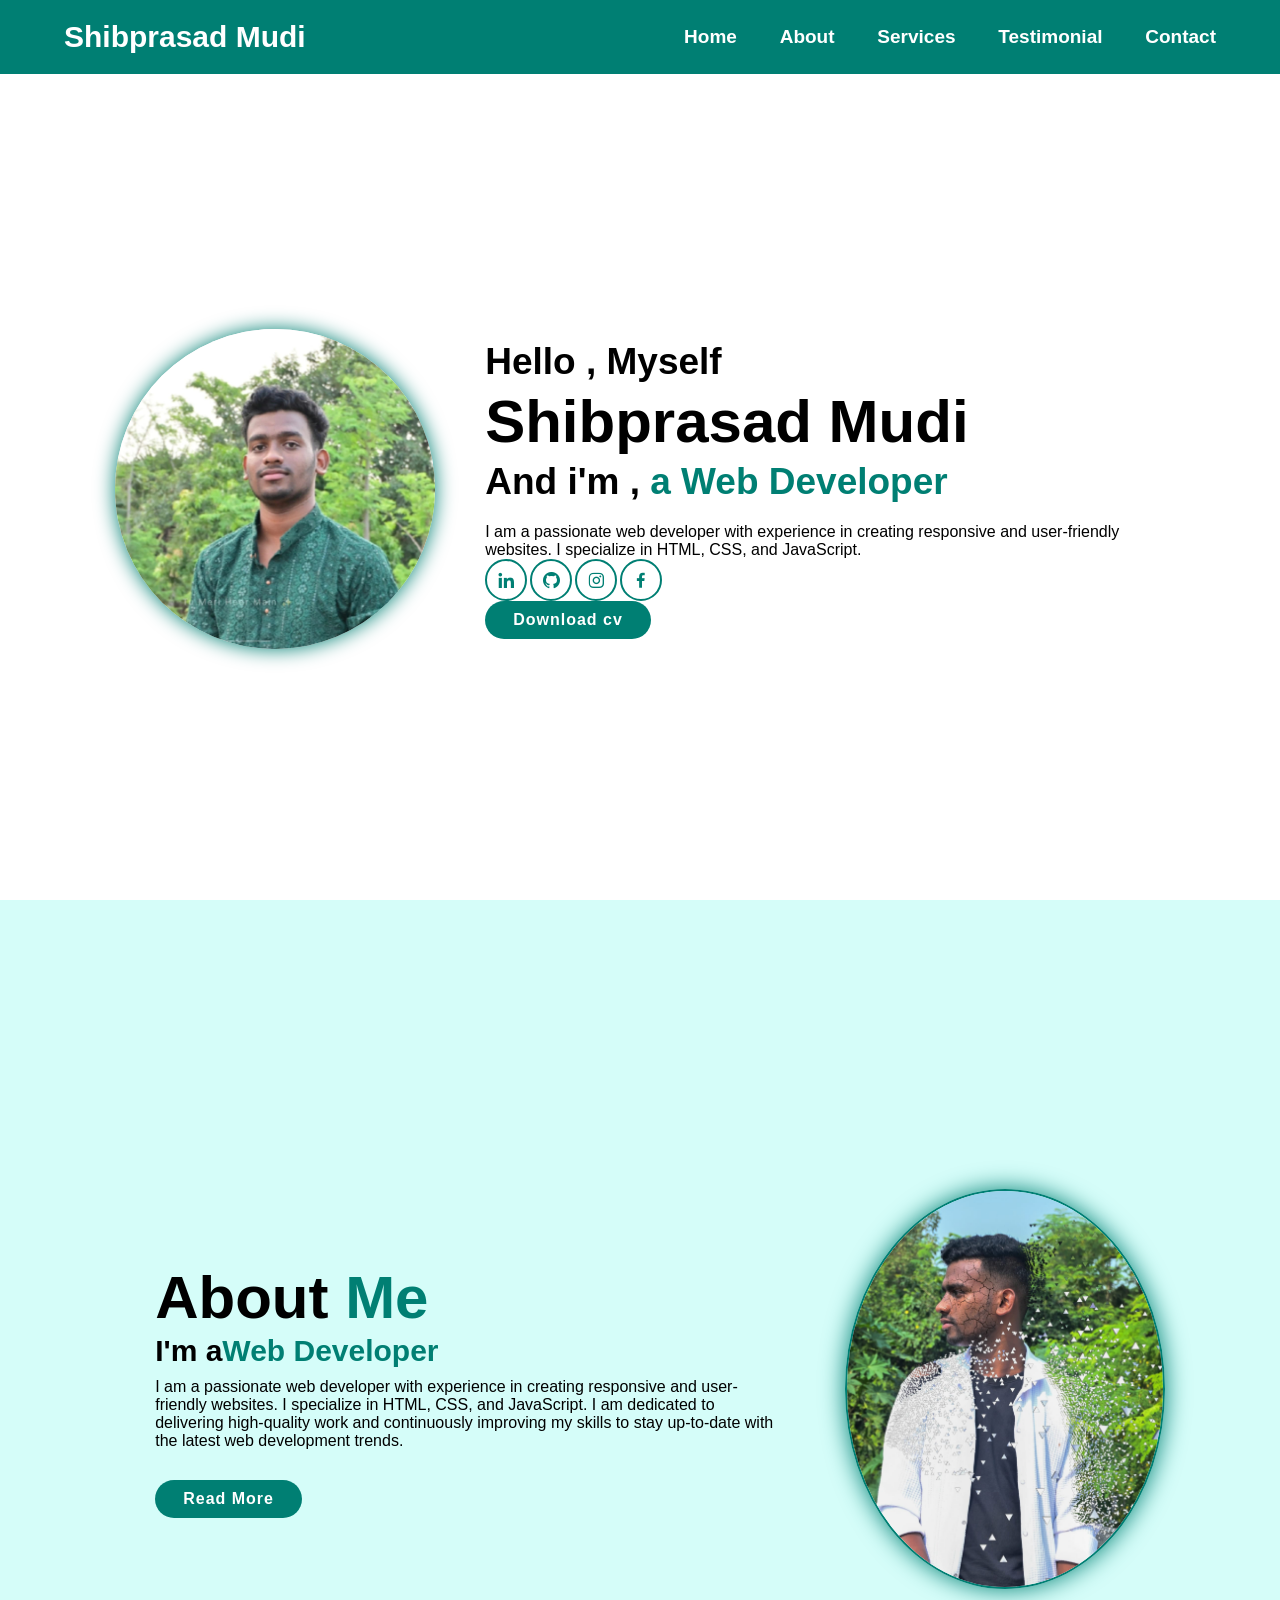
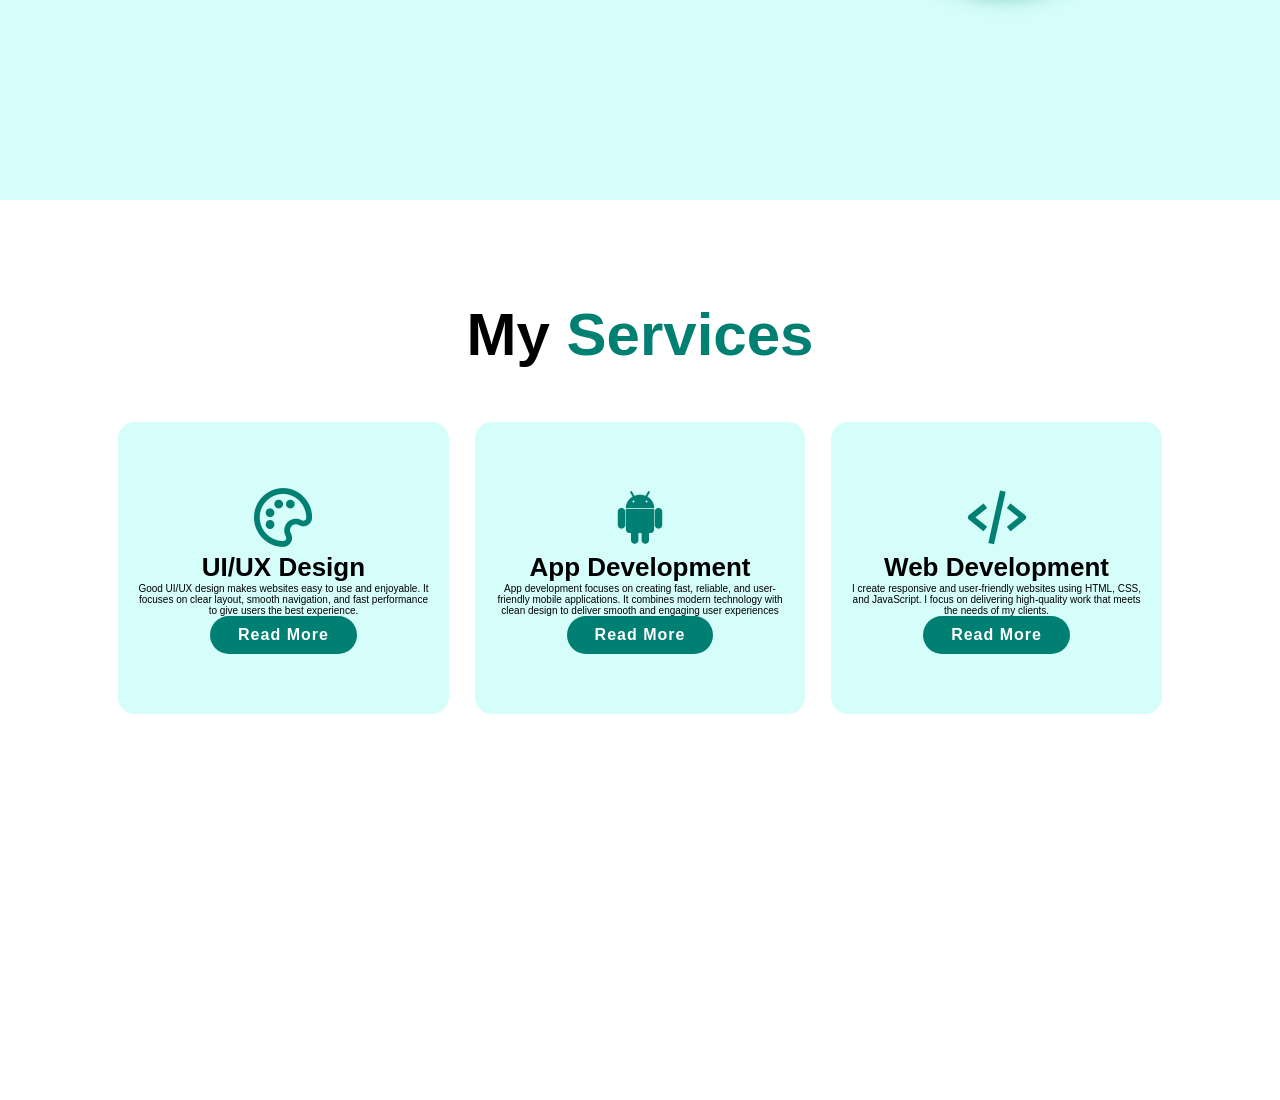
<file: programm/index.html>
<!DOCTYPE html>
<html lang="en">

<head>
    <meta charset="UTF-8">
    <meta name="viewport" content="width=device-width, initial-scale=1.0">
    <link href='https://unpkg.com/boxicons@2.1.4/css/boxicons.min.css' rel='stylesheet'>
    <title>My First Portfolio</title>
    <link rel="stylesheet" href="style.css">
</head>

<body>

    <!-- Header section code  -->
    <header class="header">
        <a href="#home" class="logo">Shibprasad Mudi</a>

        <i class='bx bx-menu' id="menu-icon"></i>


        <nav class="navbar">
            <a href="#home">Home</a>
            <a href="#about">About</a>
            <a href="#services">Services</a>
            <a href="#testimonial">Testimonial</a>
            <a href="#contact">Contact</a>
        </nav>

    </header>

    <!-- Home section code  -->

    <section class="home" id="home">
        <div class="home-img">
            <img src="b.jpeg" alt="Profile image">
        </div>
        <div class="home-content">
            <h3>Hello , Myself</h3>
            <h1>Shibprasad Mudi</h1>
            <h3> And i'm ,<span class="multiple-text"> a Web Developer</span></h3>
            <p>I am a passionate web developer with experience in creating responsive and user-friendly websites. I
                specialize in HTML, CSS, and JavaScript.</p>

            <div class="social-media">
                <a href="#"><i class='bx bxl-linkedin'></i></a>
                <a href="#"><i class='bx bxl-github'></i></a>
                <a href="#"><i class='bx bxl-instagram'></i></a>
                <a href="#"><i class='bx bxl-facebook'></i></a>
            </div>
            <a href="#" class="btn">Download cv</a>
        </div>
    </section>

    <!-- About section code -->
    <section class="about" id="about">
        <div class="about-content">
            <h2 class="heading">About <span>Me</span></h2>
            <h3>I'm a<span>Web Developer</span></h3>
            <p>I am a passionate web developer with experience in creating responsive and user-friendly websites. I
                specialize in HTML, CSS, and JavaScript. I am dedicated to delivering high-quality work and continuously
                improving my skills to stay up-to-date with the latest web development trends.</p>

            <a href="#" class="btn"> Read More</a>
        </div>
        <div class="about-img">
            <img src="image.png.jpg" alt="About image">
        </div>
    </section>

    <!-- Services section code -->

    <section class="services" id="services">
        <h2 class="heading">My <span>Services</span></h2>
        <div class="services-container">
            <div class="services-box">
                <i class='bx bx-palette'></i>
                 <h3>UI/UX Design</h3>
                <p>
                    Good UI/UX design makes websites easy to use and enjoyable. It focuses on clear layout, smooth
                    navigation, and fast performance to give users the best experience.
                </p>
                <a href="#" class="btn">Read More</a>
            </div>
            <div class="services-box">
                <i class='bx bxl-android'></i>
                <h3>App Development</h3>
                <p>
                    App development focuses on creating fast, reliable, and user-friendly mobile applications. It
                    combines modern technology with clean design to deliver smooth and engaging user experiences
                </p>
                <a href="#" class="btn">Read More</a>
            </div>
            <div class="services-box">
                <i class='bx bx-code-alt'></i>
                <h3>Web Development</h3>
                <p>
                    I create responsive and user-friendly websites using HTML, CSS, and JavaScript. I focus on
                    delivering high-quality work that meets the needs of my clients.
                </p>
                <a href="#" class="btn">Read More</a>
            </div>
    </section>



</body>

</html>
</file>
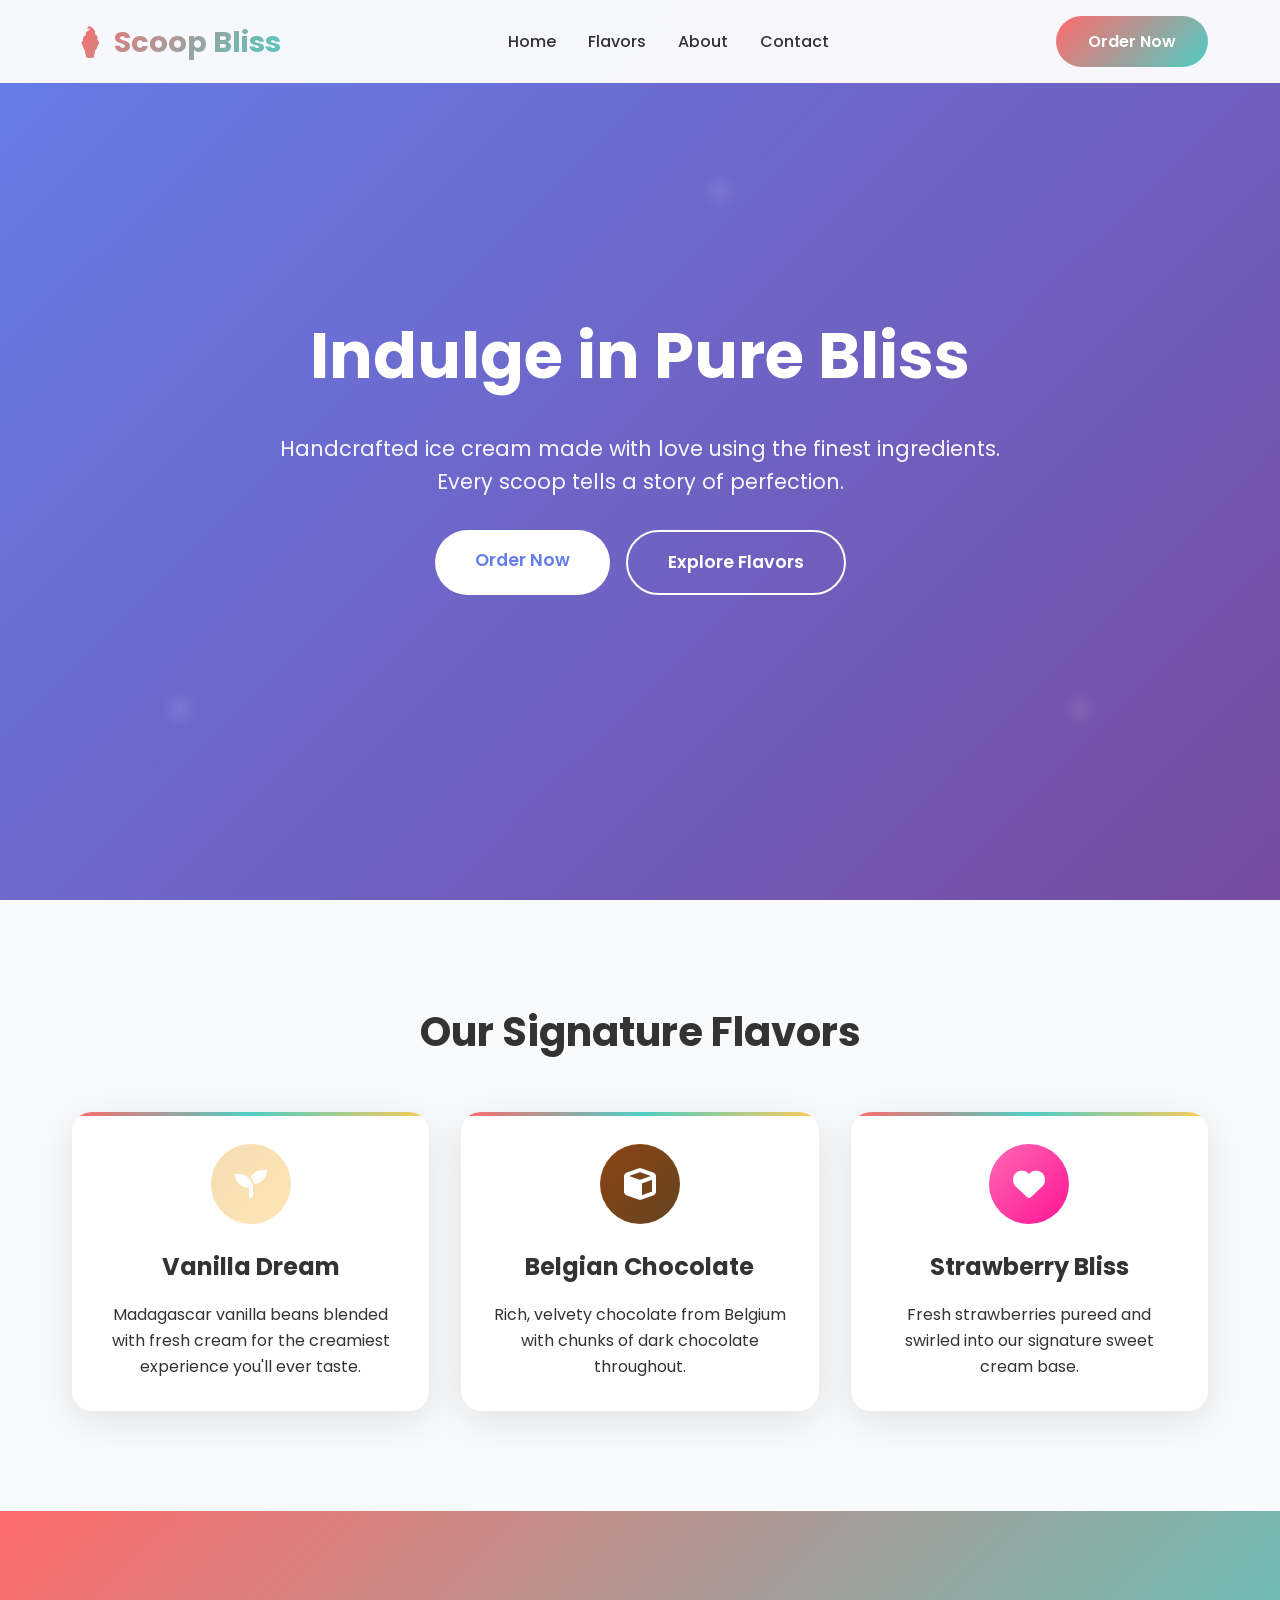
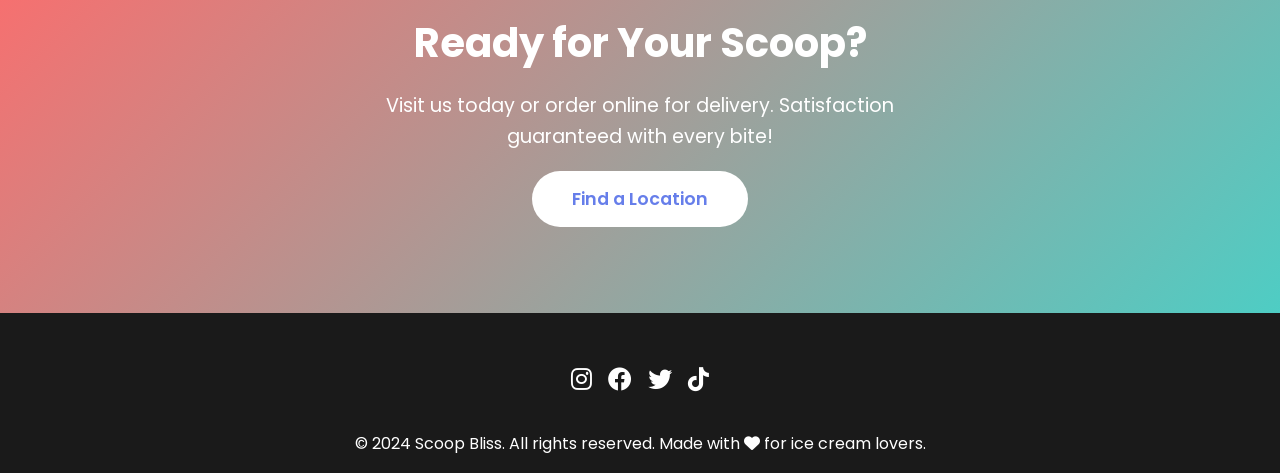
<file: programm/basic.html>
<!DOCTYPE html>
<html lang="en">
<head>
    <meta charset="UTF-8">
    <meta name="viewport" content="width=device-width, initial-scale=1.0">
    <title>Scoop Bliss - Premium Ice Cream</title>
    <link href="https://fonts.googleapis.com/css2?family=Poppins:wght@300;400;600;700&display=swap" rel="stylesheet">
    <link rel="stylesheet" href="https://cdnjs.cloudflare.com/ajax/libs/font-awesome/6.0.0/css/all.min.css">
    <style>
        * {
            margin: 0;
            padding: 0;
            box-sizing: border-box;
        }

        body {
            font-family: 'Poppins', sans-serif;
            line-height: 1.6;
            color: #333;
            overflow-x: hidden;
        }

        /* Navigation */
        .navbar {
            position: fixed;
            top: 0;
            width: 100%;
            background: rgba(255, 255, 255, 0.95);
            backdrop-filter: blur(10px);
            z-index: 1000;
            padding: 1rem 0;
            transition: all 0.3s ease;
        }

        .nav-container {
            max-width: 1200px;
            margin: 0 auto;
            display: flex;
            justify-content: space-between;
            align-items: center;
            padding: 0 2rem;
        }

        .logo {
            font-size: 1.8rem;
            font-weight: 700;
            background: linear-gradient(135deg, #ff6b6b, #4ecdc4);
            -webkit-background-clip: text;
            -webkit-text-fill-color: transparent;
            background-clip: text;
        }

        .nav-menu {
            display: flex;
            list-style: none;
            gap: 2rem;
        }

        .nav-menu a {
            text-decoration: none;
            color: #333;
            font-weight: 500;
            transition: color 0.3s ease;
        }

        .nav-menu a:hover {
            color: #ff6b6b;
        }

        .cta-btn {
            background: linear-gradient(135deg, #ff6b6b, #4ecdc4);
            color: white;
            padding: 0.8rem 2rem;
            border: none;
            border-radius: 50px;
            font-weight: 600;
            cursor: pointer;
            transition: transform 0.3s ease;
            text-decoration: none;
            display: inline-block;
        }

        .cta-btn:hover {
            transform: translateY(-2px);
        }

        /* Hero Section */
        .hero {
            height: 100vh;
            background: linear-gradient(135deg, #667eea 0%, #764ba2 100%);
            display: flex;
            align-items: center;
            justify-content: center;
            text-align: center;
            color: white;
            position: relative;
            overflow: hidden;
        }

        .hero::before {
            content: '';
            position: absolute;
            top: 0;
            left: 0;
            right: 0;
            bottom: 0;
            background: url('data:image/svg+xml,<svg xmlns="http://www.w3.org/2000/svg" viewBox="0 0 100 100"><defs><radialGradient id="a" cx="50%" cy="50%"><stop offset="0%" stop-color="%23ffffff" stop-opacity="0.1"/><stop offset="100%" stop-color="%23ffffff" stop-opacity="0"/></radialGradient></defs><circle cx="20" cy="20" r="2" fill="url(%23a)"><animate attributeName="cy" values="20;80;20" dur="3s" repeatCount="indefinite"/></circle><circle cx="80" cy="80" r="2" fill="url(%23a)"><animate attributeName="cy" values="80;20;80" dur="3s" repeatCount="indefinite"/></circle></svg>') repeat;
            animation: float 20s infinite linear;
        }

        @keyframes float {
            0% { transform: translateY(0px) rotate(0deg); }
            100% { transform: translateY(-1000px) rotate(360deg); }
        }

        .hero-content {
            max-width: 800px;
            padding: 0 2rem;
            position: relative;
            z-index: 2;
        }

        .hero h1 {
            font-size: clamp(2.5rem, 5vw, 4rem);
            margin-bottom: 1.5rem;
            font-weight: 700;
        }

        .hero p {
            font-size: 1.3rem;
            margin-bottom: 2rem;
            opacity: 0.95;
        }

        .hero-buttons {
            display: flex;
            gap: 1rem;
            justify-content: center;
            flex-wrap: wrap;
        }

        .btn-primary {
            background: white;
            color: #667eea;
            padding: 1rem 2.5rem;
            border: none;
            border-radius: 50px;
            font-weight: 600;
            font-size: 1.1rem;
            cursor: pointer;
            transition: all 0.3s ease;
            text-decoration: none;
        }

        .btn-primary:hover {
            transform: translateY(-3px);
            box-shadow: 0 10px 30px rgba(0,0,0,0.2);
        }

        .btn-secondary {
            background: transparent;
            color: white;
            border: 2px solid white;
            padding: 1rem 2.5rem;
            border-radius: 50px;
            font-weight: 600;
            font-size: 1.1rem;
            cursor: pointer;
            transition: all 0.3s ease;
            text-decoration: none;
        }

        .btn-secondary:hover {
            background: white;
            color: #667eea;
        }

        /* Flavors Section */
        .flavors {
            padding: 100px 0;
            background: #f8fafc;
        }

        .container {
            max-width: 1200px;
            margin: 0 auto;
            padding: 0 2rem;
        }

        .section-title {
            text-align: center;
            font-size: 2.5rem;
            margin-bottom: 3rem;
            color: #333;
        }

        .flavors-grid {
            display: grid;
            grid-template-columns: repeat(auto-fit, minmax(300px, 1fr));
            gap: 2rem;
        }

        .flavor-card {
            background: white;
            border-radius: 20px;
            padding: 2rem;
            text-align: center;
            box-shadow: 0 10px 40px rgba(0,0,0,0.1);
            transition: all 0.3s ease;
            position: relative;
            overflow: hidden;
        }

        .flavor-card:hover {
            transform: translateY(-10px);
            box-shadow: 0 20px 60px rgba(0,0,0,0.15);
        }

        .flavor-card::before {
            content: '';
            position: absolute;
            top: 0;
            left: 0;
            right: 0;
            height: 4px;
            background: linear-gradient(90deg, #ff6b6b, #4ecdc4, #feca57);
        }

        .flavor-icon {
            width: 80px;
            height: 80px;
            margin: 0 auto 1.5rem;
            border-radius: 50%;
            display: flex;
            align-items: center;
            justify-content: center;
            font-size: 2rem;
            color: white;
        }

        .vanilla { background: linear-gradient(135deg, #f5deb3, #ffe4b5); }
        .chocolate { background: linear-gradient(135deg, #8b4513, #654321); }
        .strawberry { background: linear-gradient(135deg, #ff69b4, #ff1493); }

        .flavor-card h3 {
            font-size: 1.5rem;
            margin-bottom: 1rem;
            color: #333;
        }

        /* CTA Section */
        .cta-section {
            background: linear-gradient(135deg, #ff6b6b, #4ecdc4);
            color: white;
            text-align: center;
            padding: 100px 0;
        }

        .cta-section h2 {
            font-size: 2.5rem;
            margin-bottom: 1rem;
        }

        .cta-section p {
            font-size: 1.2rem;
            margin-bottom: 2rem;
            max-width: 600px;
            margin-left: auto;
            margin-right: auto;
        }

        /* Footer */
        .footer {
            background: #1a1a1a;
            color: white;
            text-align: center;
            padding: 3rem 0 1rem;
        }

        .social-links {
            display: flex;
            justify-content: center;
            gap: 1rem;
            margin-bottom: 2rem;
        }

        .social-links a {
            color: white;
            font-size: 1.5rem;
            transition: color 0.3s ease;
        }

        .social-links a:hover {
            color: #ff6b6b;
        }

        /* Responsive */
        @media (max-width: 768px) {
            .nav-menu {
                display: none;
            }

            .hero-buttons {
                flex-direction: column;
                align-items: center;
            }

            .section-title {
                font-size: 2rem;
            }
        }

        /* Scroll animations */
        .fade-in {
            opacity: 0;
            transform: translateY(30px);
            transition: all 0.6s ease;
        }

        .fade-in.visible {
            opacity: 1;
            transform: translateY(0);
        }
    </style>
</head>
<body>
    <!-- Navigation -->
    <nav class="navbar">
        <div class="nav-container">
            <div class="logo">🍦 Scoop Bliss</div>
            <ul class="nav-menu">
                <li><a href="#home">Home</a></li>
                <li><a href="#flavors">Flavors</a></li>
                <li><a href="#about">About</a></li>
                <li><a href="#contact">Contact</a></li>
            </ul>
            <a href="#order" class="cta-btn">Order Now</a>
        </div>
    </nav>

    <!-- Hero Section -->
    <section id="home" class="hero">
        <div class="hero-content">
            <h1>Indulge in Pure Bliss</h1>
            <p>Handcrafted ice cream made with love using the finest ingredients. Every scoop tells a story of perfection.</p>
            <div class="hero-buttons">
                <a href="#order" class="btn-primary">Order Now</a>
                <a href="#flavors" class="btn-secondary">Explore Flavors</a>
            </div>
        </div>
    </section>

    <!-- Flavors Section -->
    <section id="flavors" class="flavors">
        <div class="container">
            <h2 class="section-title fade-in">Our Signature Flavors</h2>
            <div class="flavors-grid">
                <div class="flavor-card fade-in">
                    <div class="flavor-icon vanilla">
                        <i class="fas fa-seedling"></i>
                    </div>
                    <h3>Vanilla Dream</h3>
                    <p>Madagascar vanilla beans blended with fresh cream for the creamiest experience you'll ever taste.</p>
                </div>
                <div class="flavor-card fade-in">
                    <div class="flavor-icon chocolate">
                        <i class="fas fa-cube"></i>
                    </div>
                    <h3>Belgian Chocolate</h3>
                    <p>Rich, velvety chocolate from Belgium with chunks of dark chocolate throughout.</p>
                </div>
                <div class="flavor-card fade-in">
                    <div class="flavor-icon strawberry">
                        <i class="fas fa-heart"></i>
                    </div>
                    <h3>Strawberry Bliss</h3>
                    <p>Fresh strawberries pureed and swirled into our signature sweet cream base.</p>
                </div>
            </div>
        </div>
    </section>

    <!-- CTA Section -->
    <section class="cta-section">
        <div class="container">
            <h2>Ready for Your Scoop?</h2>
            <p>Visit us today or order online for delivery. Satisfaction guaranteed with every bite!</p>
            <a href="#order" class="btn-primary">Find a Location</a>
        </div>
    </section>

    <!-- Footer -->
    <footer class="footer">
        <div class="container">
            <div class="social-links">
                <a href="#"><i class="fab fa-instagram"></i></a>
                <a href="#"><i class="fab fa-facebook"></i></a>
                <a href="#"><i class="fab fa-twitter"></i></a>
                <a href="#"><i class="fab fa-tiktok"></i></a>
            </div>
            <p>&copy; 2024 Scoop Bliss. All rights reserved. Made with <i class="fas fa-heart"></i> for ice cream lovers.</p>
        </div>
    </footer>

    <script>
        // Smooth scrolling
        document.querySelectorAll('a[href^="#"]').forEach(anchor => {
            anchor.addEventListener('click', function (e) {
                e.preventDefault();
                document.querySelector(this.getAttribute('href')).scrollIntoView({
                    behavior: 'smooth'
                });
            });
        });

        // Navbar scroll effect
        window.addEventListener('scroll', () => {
            const navbar = document.querySelector('.navbar');
            if (window.scrollY > 100) {
                navbar.style.background = 'rgba(255, 255, 255, 0.98)';
                navbar.style.boxShadow = '0 2px 20px rgba(0,0,0,0.1)';
            } else {
                navbar.style.background = 'rgba(255, 255, 255, 0.95)';
                navbar.style.boxShadow = 'none';
            }
        });

        // Fade in animations
        const observerOptions = {
            threshold: 0.1,
            rootMargin: '0px 0px -50px 0px'
        };

        const observer = new IntersectionObserver((entries) => {
            entries.forEach(entry => {
                if (entry.isIntersecting) {
                    entry.target.classList.add('visible');
                }
            });
        }, observerOptions);

        document.querySelectorAll('.fade-in').forEach(el => {
            observer.observe(el);
        });

        // Parallax effect for hero
        window.addEventListener('scroll', () => {
            const scrolled = window.pageYOffset;
            const hero = document.querySelector('.hero');
            const speed = scrolled * 0.5;
            hero.style.transform = `translateY(${speed}px)`;
        });
    </script>
</body>
</html>
</file>
<file: programm/style.css>
* {
    margin: 0;
    padding: 0;
    box-sizing: border-box;
    text-decoration: none;
    border: none;
    outline: none;
    scroll-behavior: smooth;
    font-family:-apple-system,sans-serif;
}
.root{
    --bg-color:#fff;
    --snd-bg-color:#d5fdf9;
    --text-color:#000;
    --main-color:#007f73;
}
html{
    font-size: 62.5%;
    overflow-x: hidden;
}

body{
   background:#fff;
   color:#000;
    
}
section{
        min-height: 100vh;
        padding: 10rem 9% 2rem;        
}

/* Header section code  */

.header{
    position: fixed;
    width: 100%;
    top:0;
    right:0;
    z-index: 1000;
    display:flex;
    align-items: center;
    justify-content: space-between;
    padding: 2rem 5%;
    background:#007f73;
    backdrop-filter: blur(10px);
    transition: all 0.5s ease;
}

.logo{
    font-size: 3rem;
    color: #fff;
    font-weight: 700;
    cursor:pointer;
    transition: 0.3s ease;
}
.logo:hover{
     transform: scale(1.05);
}

.navbar a{
    font-size: 1.9rem;
    color: #fff;
    margin-left: 4rem;
    font-weight: 700;
    transition:0.3s ease;
}
.navbar a:hover,
.navbar a.action{
    color:#000;
   
}
#menu-icon{
    font-size: 3.6rem;
    color:#fff;
    cursor: pointer;
    display: none;
}
/* Home section code */
.home{
    display:flex;
    justify-content: center;
    align-items: center;
}

.home-img img{
    width: 25vw;
    border-radius: 50%;
    box-shadow:#007f73 0 0 20px ;
    cursor: pointer;
    animation: float-image 4s ease-in-out infinite;
    transition: 0.4s ease;
}
.home-img img:hover{
    box-shadow: 0 0 25px #007f73,
                0 0 35px #007f73,
                0 0 45px #007f73;
    
}
@keyframes float-image {
    0% {
        transform: translateY(0);
    }
    50% {
        transform: translateY(-2.4rem);
    }
    100% {
        transform: translateY(0);
    }
}
.home-content{
    margin-left: 5rem;
}
.home-content h3{
    font-size: 3.7rem;
    font-weight: 700;
}
.home-content h3:nth-of-type(2){
    margin-bottom: 2rem;
}
span{
    color: #007f73;
}
.home-content h1{
    font-size: 6rem;
    font-weight: 700;
    line-height: 1.3;
    
}
.home-content p{
    font-size: 1.6rem;
}

.social-media a {
    display:inline-flex;
    justify-content: center;
    align-items: center;
    width: 42px;
    height: 42px;
    background: transparent;
    border: 0.2rem solid #007f73;
    border-radius: 50%;
     font-size: 2rem;
    color:#007f73;
    margin-right: 3rem 1.5rem 3rem 0;
    transition: 0.3s ease;
} 

.social-media a:hover{
    transform: scale(1.2)  translateY(-10px);
    background-color: #007f73;
    color:#fff;
    box-shadow: 0 0 25px #007f73,
                0 0 35px #007f73,
                0 0 45px #007f73;
}

.btn{
    display: inline-block;
    padding: 1rem 2.8rem;
    background: #007f73;
    border-radius: 4rem;
    box-shadow:none;
    font-size: 1.6rem;
    color: #fff;
    letter-spacing:0.1rem;
    font-weight:600;
    transition:0.3s ease;
}
.btn:hover{
    box-shadow: 0  0 1.6rem #007f73,
                0 0 2.6rem #007f73,
                0 0 3.6rem #007f73;
}
/* About Section code */

.about{
    display:flex;
    align-items: center;
    justify-content: center;
    gap: 2rem;
    background: #d5fdf9;
}

 .about-img img{
    width: 25vw;
    border: 2px solid #007f73;
    border-radius: 50%;
    box-shadow: 0 0 25px #007f73;
    cursor:pointer;
    transition: 0.4s ease;
}

.about-img img:hover { 
    box-shadow: 0 0 25px #007f73, 
             0 0 35px #007f73, 
                 0 0 45px #007f73; 
 } 

 .heading{
    font-size:6rem;
    text-align:left;
 }

.about-content{
    padding: 0 4rem;
}

.about-content h2{
    text-align: left;
    line-height: 1.2;

}

.about-content h3{
    font-size:3rem;
}

.about-content p{
    font-size: 1.6rem;
    margin: 2rem 0 3rem;
}

/* Services Section code */
.services h2{
    text-align: center;
    margin-bottom: 5rem;
}

.services-container{
    display: flex;
    align-items: center;
    justify-content: center;
    gap: 2rem;
    flex-wrap: wrap;
}

.services-container .services-box{
    flex: 1 1 30rem;
    background: #d5fdf9;
    padding:6rem 2rem 6rem;
    border-radius: 2rem;
    text-align: center;
    border: 0.3rem solid #fff;
    transition: 0.3s ease;
}

.services-container .services-box:hover{
    border-color: #007f73;
    transform: scale(1.02);
}

.services-box i {
    font-size:7rem;
    color: #007f73;
}

.services-box h3{
    font-size: 2.6rem;
   }

   .about-content p{
    font-size: 1.6rem;
    margin:1rem 0 3rem;
   }
</file>
